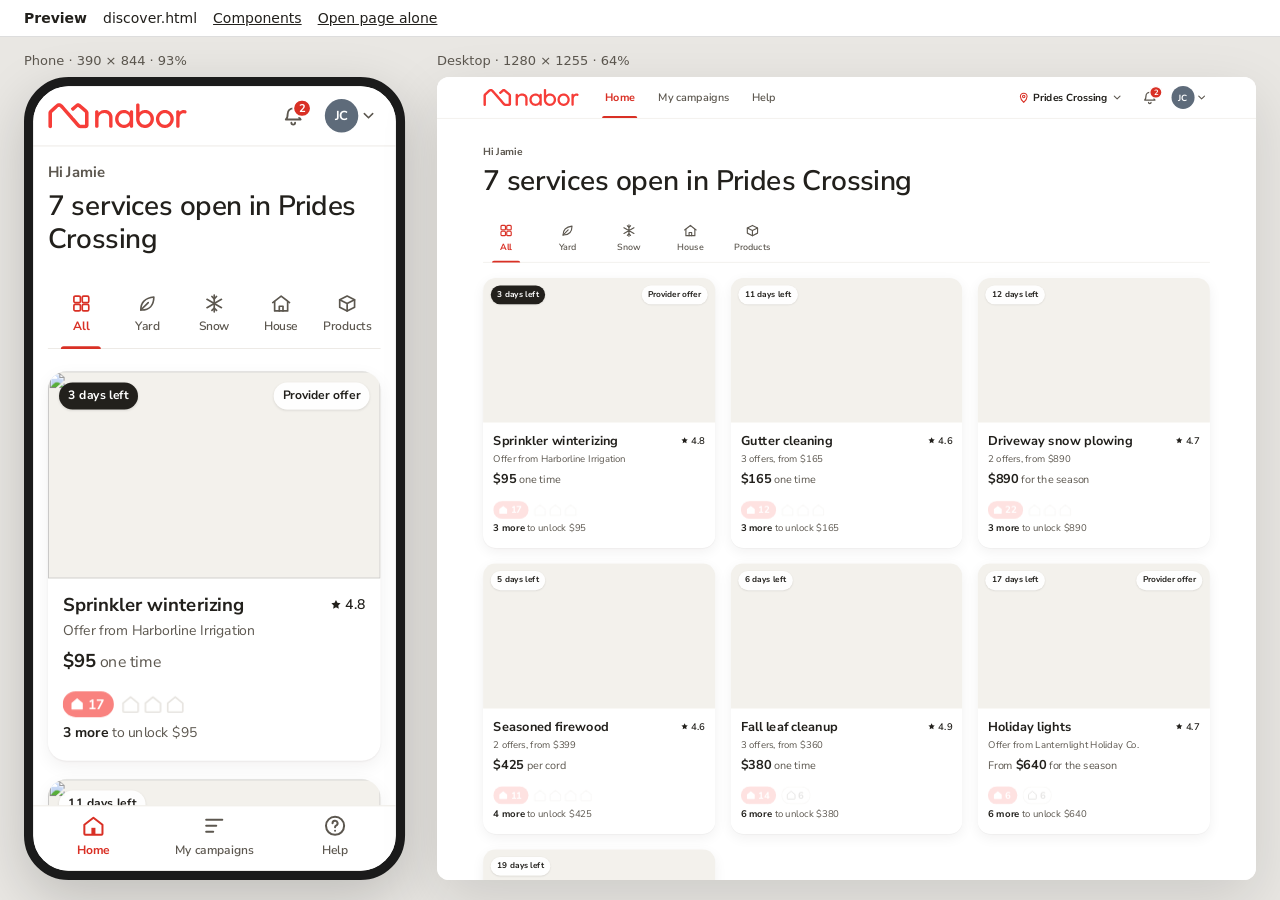
<file: index.html>
<!doctype html>
<html lang="en">
<head><meta charset="utf-8"><meta http-equiv="refresh" content="0; url=preview.html"><title>Nabor prototype</title></head>
<body><a href="preview.html">Open preview</a></body>
</html>
</file>
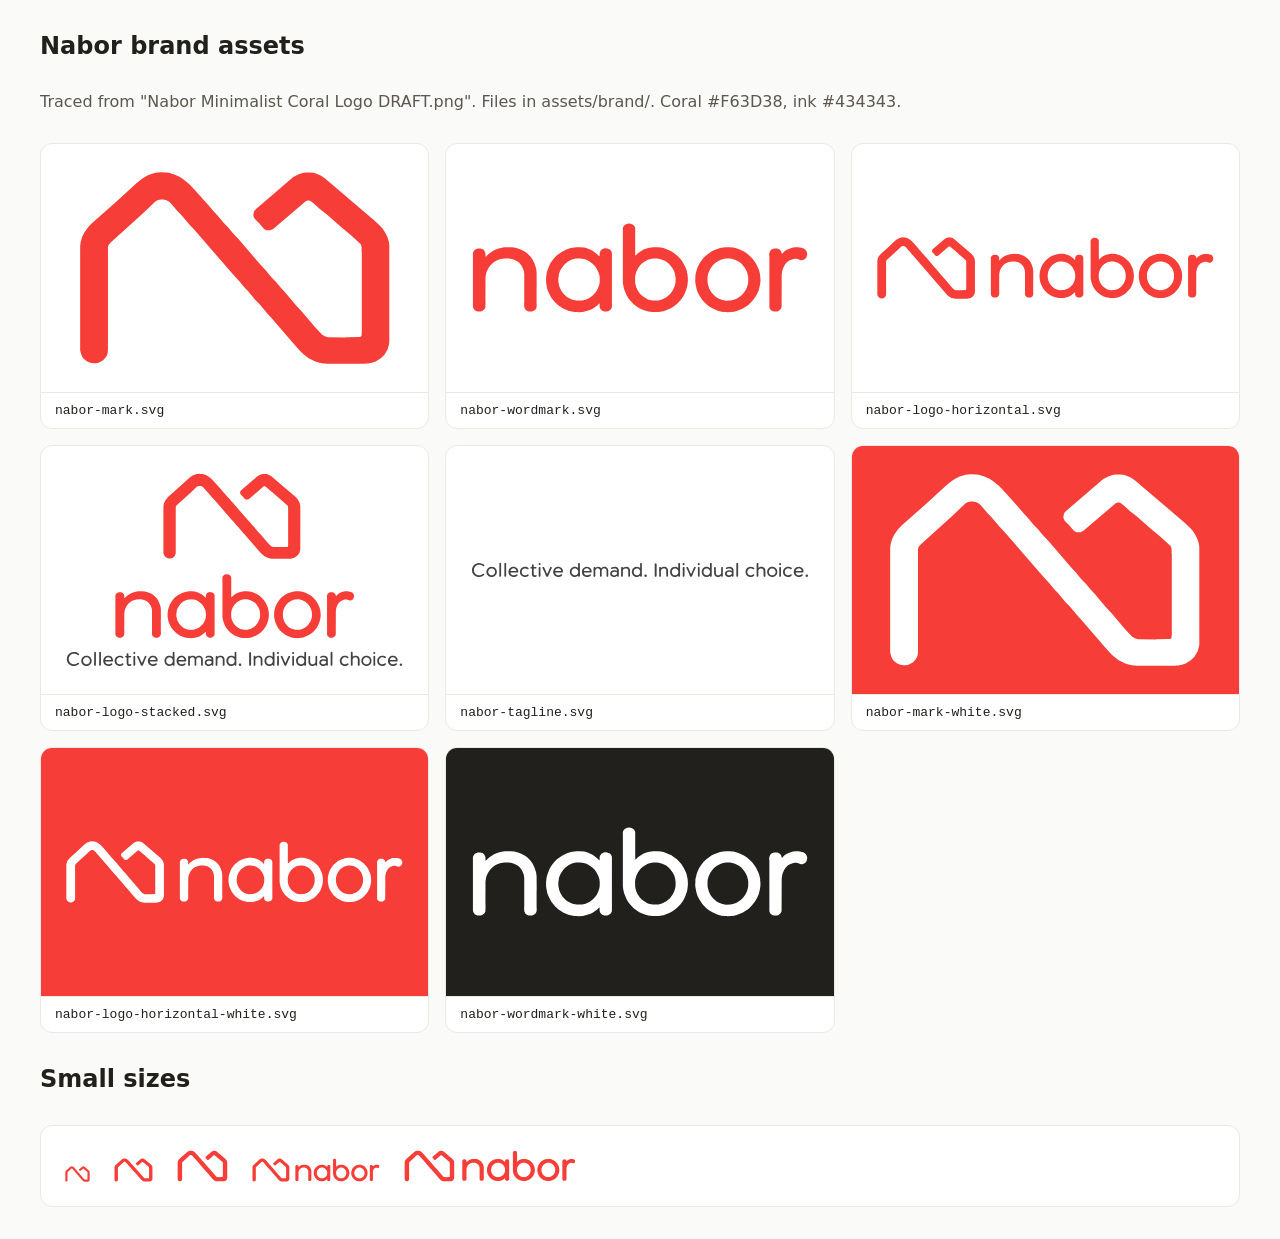
<file: brand.html>
<!doctype html>
<html lang="en">
<head>
<meta charset="utf-8">
<meta name="viewport" content="width=device-width, initial-scale=1">
<title>Nabor · Brand assets</title>
<style>
  body { margin: 0; font-family: system-ui, sans-serif; background: #FAFAF9; color: #22201C; }
  main { max-width: 1200px; margin: 0 auto; padding: 32px; display: flex; flex-direction: column; gap: 32px; }
  h1 { margin: 0; font-size: 24px; }
  p { margin: 0; color: #5C574F; }
  .grid { display: grid; grid-template-columns: repeat(auto-fill, minmax(320px, 1fr)); gap: 16px; }
  figure { margin: 0; border: 1px solid #ECE9E4; border-radius: 12px; overflow: hidden; background: #fff; }
  .tile { height: 200px; display: flex; align-items: center; justify-content: center; padding: 24px; }
  .tile img { max-width: 100%; max-height: 100%; }
  .tile--coral { background: #F63D38; }
  .tile--ink { background: #22201C; }
  figcaption { padding: 10px 14px; font: 13px ui-monospace, monospace; border-top: 1px solid #ECE9E4; }
  .sizes { display: flex; align-items: end; gap: 24px; padding: 24px; background: #fff; border: 1px solid #ECE9E4; border-radius: 12px; }
  .sizes img { display: block; }
</style>
</head>
<body>
<main>
  <h1>Nabor brand assets</h1>
  <p>Traced from "Nabor Minimalist Coral Logo DRAFT.png". Files in assets/brand/. Coral #F63D38, ink #434343.</p>

  <div class="grid">
    <figure><div class="tile"><img src="assets/brand/nabor-mark.svg" alt=""></div><figcaption>nabor-mark.svg</figcaption></figure>
    <figure><div class="tile"><img src="assets/brand/nabor-wordmark.svg" alt=""></div><figcaption>nabor-wordmark.svg</figcaption></figure>
    <figure><div class="tile"><img src="assets/brand/nabor-logo-horizontal.svg" alt=""></div><figcaption>nabor-logo-horizontal.svg</figcaption></figure>
    <figure><div class="tile"><img src="assets/brand/nabor-logo-stacked.svg" alt=""></div><figcaption>nabor-logo-stacked.svg</figcaption></figure>
    <figure><div class="tile"><img src="assets/brand/nabor-tagline.svg" alt=""></div><figcaption>nabor-tagline.svg</figcaption></figure>
    <figure><div class="tile tile--coral"><img src="assets/brand/nabor-mark-white.svg" alt=""></div><figcaption>nabor-mark-white.svg</figcaption></figure>
    <figure><div class="tile tile--coral"><img src="assets/brand/nabor-logo-horizontal-white.svg" alt=""></div><figcaption>nabor-logo-horizontal-white.svg</figcaption></figure>
    <figure><div class="tile tile--ink"><img src="assets/brand/nabor-wordmark-white.svg" alt=""></div><figcaption>nabor-wordmark-white.svg</figcaption></figure>
  </div>

  <h1>Small sizes</h1>
  <div class="sizes">
    <img src="assets/brand/nabor-mark.svg" alt="" height="16">
    <img src="assets/brand/nabor-mark.svg" alt="" height="24">
    <img src="assets/brand/nabor-mark.svg" alt="" height="32">
    <img src="assets/brand/nabor-logo-horizontal.svg" alt="" height="24">
    <img src="assets/brand/nabor-logo-horizontal.svg" alt="" height="32">
  </div>
</main>
</body>
</html>
</file>
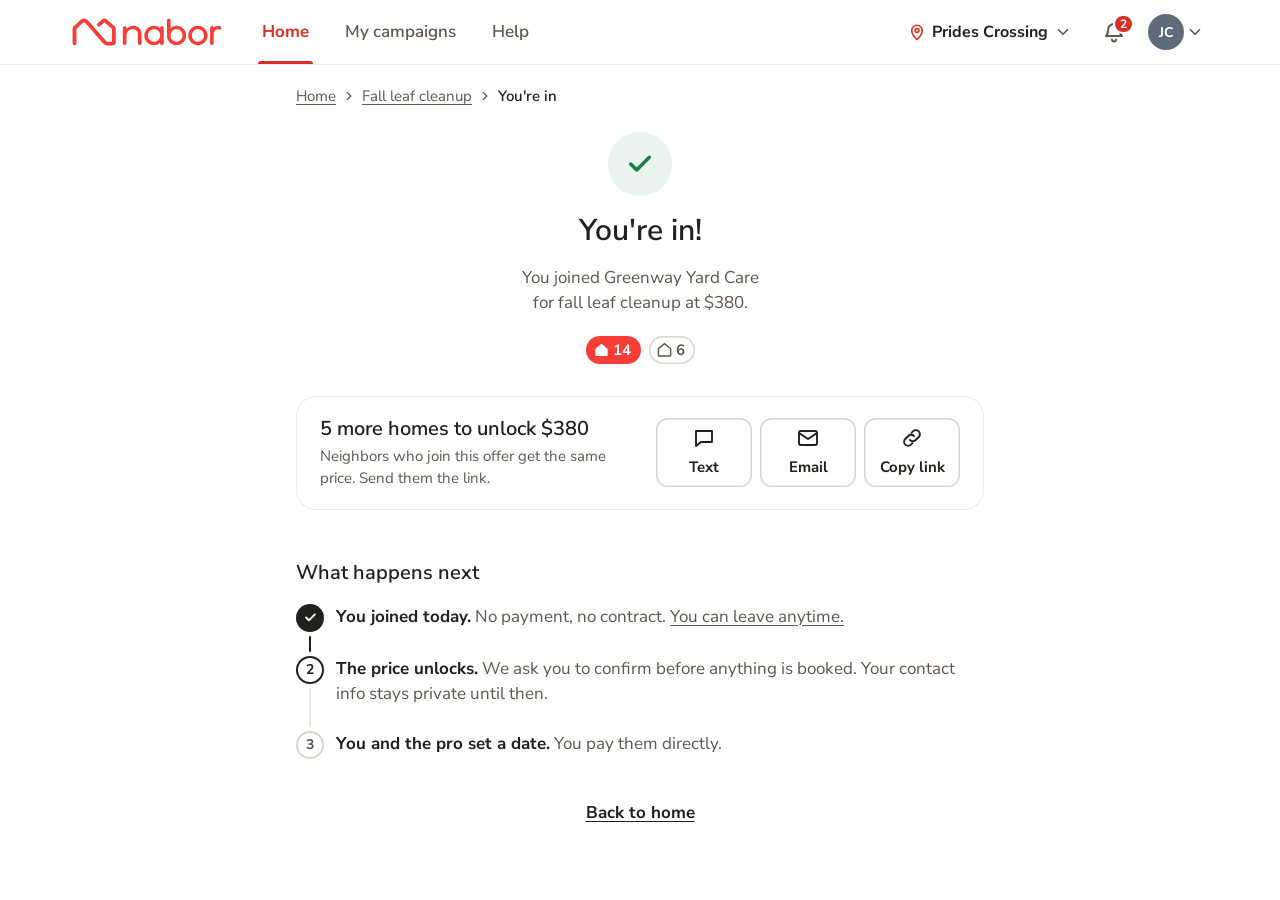
<file: joined.html>
<!doctype html>
<html lang="en">
<head>
<meta charset="utf-8">
<meta name="viewport" content="width=device-width, initial-scale=1">
<link rel="preconnect" href="https://fonts.googleapis.com">
<link rel="preconnect" href="https://fonts.gstatic.com" crossorigin>
<link href="https://fonts.googleapis.com/css2?family=Nunito+Sans:opsz,wght@6..12,400..700&display=swap" rel="stylesheet">
<link rel="stylesheet" href="css/main.css">
<title>Nabor · You're in</title>
</head>
<body>
<div class="app is-detail">
<div class="app is-detail">
  <div data-include="partials/topbar.html"></div>

  <main class="joined-page is-entering">
    <div class="detail-bar" data-detail-bar>
      <a class="round-btn" href="discover.html" aria-label="Back" data-back>
        <svg viewBox="0 0 24 24" fill="none" stroke="currentColor" stroke-width="2.2" stroke-linecap="round" stroke-linejoin="round" aria-hidden="true"><path d="M15 6l-6 6 6 6"/></svg>
      </a>
    </div>
    <nav class="crumbs" aria-label="Breadcrumb">
      <a href="discover.html">Home</a>
      <svg viewBox="0 0 24 24" fill="none" stroke="currentColor" stroke-width="2" stroke-linecap="round" stroke-linejoin="round" aria-hidden="true"><path d="m9 6 6 6-6 6"/></svg>
      <a href="#" data-crumb-service></a>
      <svg viewBox="0 0 24 24" fill="none" stroke="currentColor" stroke-width="2" stroke-linecap="round" stroke-linejoin="round" aria-hidden="true"><path d="m9 6 6 6-6 6"/></svg>
      <span aria-current="page">You're in</span>
    </nav>

    <div class="joined-body">
      <section class="joined">
        <span class="joined__badge" aria-hidden="true">
          <svg viewBox="0 0 24 24" fill="none" stroke="currentColor" stroke-width="2.6" stroke-linecap="round" stroke-linejoin="round"><path d="m5 12 4.5 4.5L19 7"/></svg>
        </span>
        <h1 class="joined__title" tabindex="-1">You're in!</h1>
        <p class="joined__text" data-joined-text></p>
        <div class="joined__meter" data-joined-meter></div>
      </section>

      <section class="invite-box" aria-labelledby="invite-box-title">
        <h2 class="invite-box__title" id="invite-box-title" data-invite-title></h2>
        <p class="invite-box__text">Neighbors who join this offer get the same price. Send them the link.</p>
        <div class="invite-box__actions">
          <a class="invite-nudge__share" href="#"><svg viewBox="0 0 24 24" fill="none" stroke="currentColor" stroke-width="1.9" stroke-linecap="round" stroke-linejoin="round" aria-hidden="true"><path d="M4 5h16v11H9l-5 4Z"/></svg>Text</a>
          <a class="invite-nudge__share" href="#"><svg viewBox="0 0 24 24" fill="none" stroke="currentColor" stroke-width="1.9" stroke-linecap="round" stroke-linejoin="round" aria-hidden="true"><rect x="3" y="5" width="18" height="14" rx="2"/><path d="m3 7 9 6 9-6"/></svg>Email</a>
          <a class="invite-nudge__share" href="#"><svg viewBox="0 0 24 24" fill="none" stroke="currentColor" stroke-width="1.9" stroke-linecap="round" stroke-linejoin="round" aria-hidden="true"><path d="M10 14a4 4 0 0 0 5.7 0l3-3a4 4 0 0 0-5.7-5.7L11.5 6.8"/><path d="M14 10a4 4 0 0 0-5.7 0l-3 3a4 4 0 0 0 5.7 5.7l1.5-1.5"/></svg>Copy link</a>
        </div>
      </section>

      <section class="next-steps" aria-labelledby="next-title">
        <h2 class="next-steps__title" id="next-title">What happens next</h2>
        <ol class="next-steps__list">
          <li class="next-steps__item is-done">
            <span class="next-steps__icon" aria-hidden="true"><svg viewBox="0 0 24 24" fill="none" stroke="currentColor" stroke-width="3" stroke-linecap="round" stroke-linejoin="round"><path d="m5 12 4.5 4.5L19 7"/></svg></span>
            <span><strong>You joined today.</strong> No payment, no contract. <a class="next-steps__link" href="#" data-leave>You can leave anytime.</a></span>
          </li>
          <li class="next-steps__item is-next">
            <span class="next-steps__icon" aria-hidden="true">2</span>
            <span><strong>The price unlocks.</strong> We ask you to confirm before anything is booked. Your contact info stays private until then.</span>
          </li>
          <li class="next-steps__item">
            <span class="next-steps__icon" aria-hidden="true">3</span>
            <span><strong>You and the pro set a date.</strong> You pay them directly.</span>
          </li>
        </ol>
      </section>

      <div class="joined-foot">
        <a class="joined-foot__home" href="discover.html">Back to home</a>
      </div>
    </div>
  </main>
</div>
<script type="module" src="js/joined.js"></script>
</body>
</html>
</file>
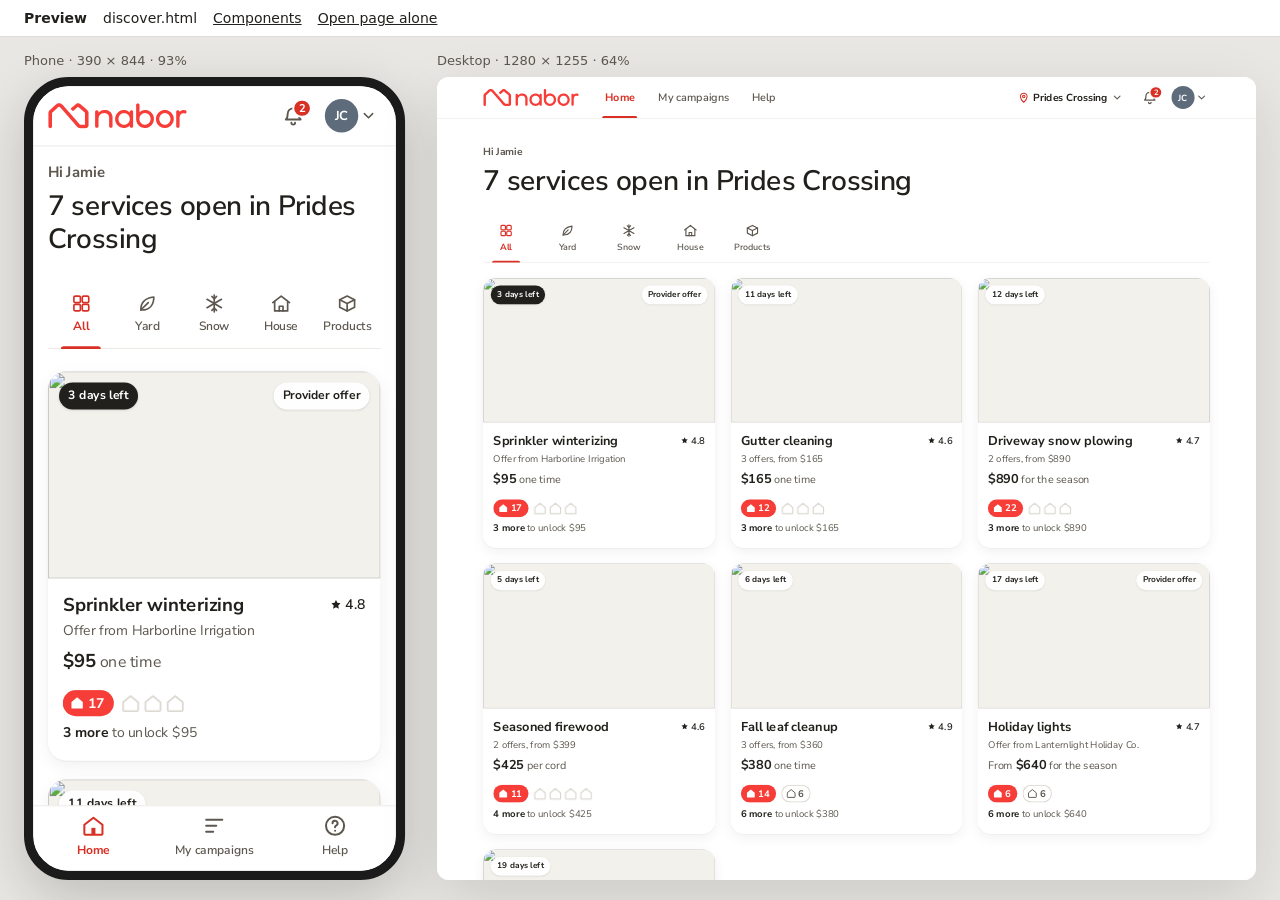
<file: preview.html>
<!doctype html>
<html lang="en">
<head>
<meta charset="utf-8">
<meta name="viewport" content="width=device-width, initial-scale=1">
<title>Nabor · Preview</title>
<style>
  html, body { height: 100%; }
  body { margin: 0; display: grid; grid-template-rows: auto minmax(0, 1fr); overflow: hidden; overscroll-behavior: none; background: #E9E7E3; font-family: system-ui, sans-serif; color: #22201C; }
  .bar { display: flex; gap: 16px; align-items: center; padding: 10px 24px; background: #fff; border-bottom: 1px solid #ddd; font-size: 14px; }
  .bar a { color: #22201C; }
  .stage { display: flex; gap: 32px; padding: 16px 24px 20px; min-height: 0; }
  .label { height: 18px; margin-bottom: 6px; font-size: 13px; color: #5C574F; white-space: nowrap; }
  .phone-slot { flex: none; }
  .phone-box { position: relative; }
  .phone { position: absolute; top: 0; left: 0; width: 410px; height: 864px; border: 10px solid #1B1B1B; border-radius: 48px; box-sizing: border-box; overflow: hidden; background: #fff; box-shadow: 0 20px 60px rgba(0,0,0,.18); transform-origin: 0 0; }
  .phone iframe { width: 390px; height: 844px; border: 0; display: block; }
  .desktop { flex: 1 1 auto; min-width: 0; display: flex; flex-direction: column; }
  .desktop__frame { position: relative; flex: 1 1 auto; min-height: 0; border-radius: 12px; overflow: hidden; background: #fff; box-shadow: 0 20px 60px rgba(0,0,0,.12); }
  .desktop iframe { position: absolute; top: 0; left: 0; border: 0; display: block; transform-origin: 0 0; }
</style>
</head>
<body>
  <div class="bar">
    <strong>Preview</strong>
    <span data-page></span>
    <a href="components.html">Components</a>
    <a data-open target="_blank">Open page alone</a>
  </div>
  <div class="stage" data-stage>
    <div class="phone-slot">
      <div class="label" data-phone-label>Phone · 390 × 844</div>
      <div class="phone-box" data-phone-box><div class="phone" data-phone-shell><iframe data-phone title="Phone preview"></iframe></div></div>
    </div>
    <div class="desktop">
      <div class="label" data-desktop-label>Desktop · 1280</div>
      <div class="desktop__frame" data-desktop-frame><iframe data-desktop title="Desktop preview"></iframe></div>
    </div>
  </div>
<script>
  const PHONE = { width: 410, height: 864 };
  const page = new URLSearchParams(location.search).get("page") || "discover.html";
  const safe = /^[a-z0-9-]+\.html(\?[a-z0-9=&-]*)?$/.test(page) ? page : "discover.html";
  const phone = document.querySelector("[data-phone]");
  const desktop = document.querySelector("[data-desktop]");

  function contain(frame, css) {
    frame.addEventListener("load", () => {
      const style = frame.contentDocument.createElement("style");
      style.textContent = css;
      frame.contentDocument.head.append(style);
    });
  }

  function layout() {
    const stage = document.querySelector("[data-stage]");
    const label = document.querySelector("[data-phone-label]");
    const styles = getComputedStyle(stage);
    const height = stage.clientHeight - parseFloat(styles.paddingTop) - parseFloat(styles.paddingBottom) - label.offsetHeight - parseFloat(getComputedStyle(label).marginBottom);
    const phoneScale = Math.min(1, height / PHONE.height);
    const box = document.querySelector("[data-phone-box]");
    box.style.width = `${PHONE.width * phoneScale}px`;
    box.style.height = `${PHONE.height * phoneScale}px`;
    document.querySelector("[data-phone-shell]").style.transform = `scale(${phoneScale})`;
    label.textContent = `Phone · 390 × 844${phoneScale < 1 ? ` · ${Math.round(phoneScale * 100)}%` : ""}`;
    const frame = document.querySelector("[data-desktop-frame]");
    const deskScale = Math.min(1, frame.clientWidth / 1280);
    const deskWidth = Math.round(frame.clientWidth / deskScale);
    const deskHeight = Math.round(frame.clientHeight / deskScale);
    desktop.style.width = `${deskWidth}px`;
    desktop.style.height = `${deskHeight}px`;
    desktop.style.transform = `scale(${deskScale})`;
    document.querySelector("[data-desktop-label]").textContent = `Desktop · ${deskWidth} × ${deskHeight}${deskScale < 1 ? ` · ${Math.round(deskScale * 100)}%` : ""}`;
  }

  contain(phone, "html { scrollbar-width: none; overscroll-behavior: none; }");
  contain(desktop, "html { overscroll-behavior: none; }");
  phone.src = safe;
  desktop.src = safe;
  document.querySelector("[data-open]").href = safe;
  document.querySelector("[data-page]").textContent = safe;
  new ResizeObserver(layout).observe(document.querySelector("[data-stage]"));
</script>
</body>
</html>
</file>
<file: css/main.css>
@import url("tokens.css");
@import url("base.css");
@import url("components/logo.css");
@import url("components/topbar.css");
@import url("components/bottombar.css");
@import url("components/avatar.css");
@import url("components/button.css");
@import url("components/category-bar.css");
@import url("components/hero.css");
@import url("components/cards.css");
@import url("components/photo-card.css");
@import url("components/invite.css");
@import url("components/service-page.css");
@import url("components/offer-card.css");
@import url("components/joined.css");
@import url("components/starters.css");
</file>
